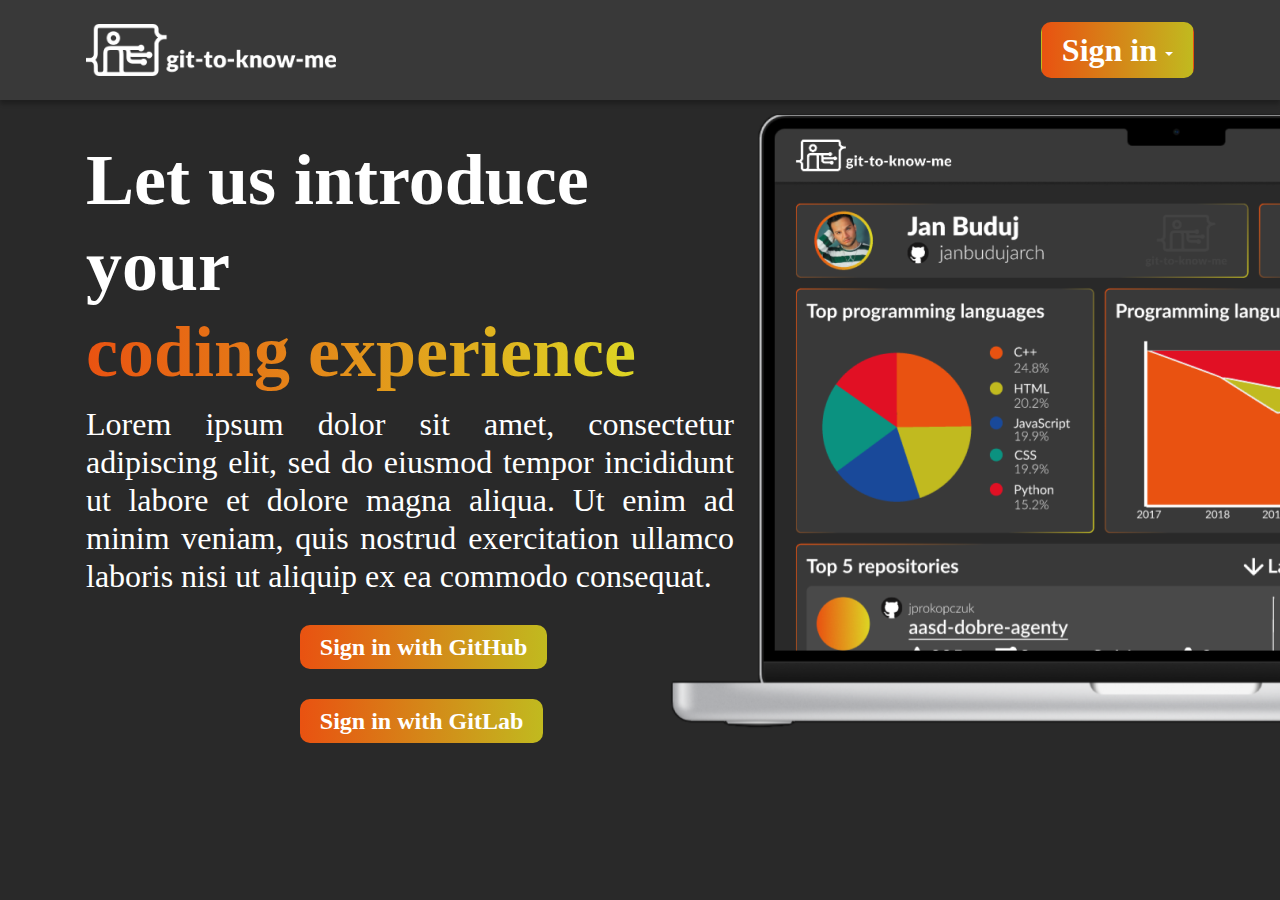
<file: content/landing-page/index.html>
<!DOCTYPE html>
<html lang="en">
  <head>
    <meta charset="UTF-8" />
    <meta name="viewport" content="width=device-width, initial-scale=1.0, shrink-to-fit=no" />
    <meta http-equiv="X-UA-Compatible" content="ie=edge" />
    <title>git-to-know-me</title>
    <link rel="stylesheet" href="https://maxcdn.bootstrapcdn.com/bootstrap/3.4.1/css/bootstrap.min.css">
  <script src="https://ajax.googleapis.com/ajax/libs/jquery/3.6.0/jquery.min.js"></script>
  <script src="https://maxcdn.bootstrapcdn.com/bootstrap/3.4.1/js/bootstrap.min.js"></script>
    <link rel="stylesheet" href="style.css"/>
  </head>
  <body>
      <section>
          <header>
              <a href="#" ><img src="images/git-to-know-me_logo_3t_wide 1.png" class="logo"></a>
              <div class="dropdown">
                <button class="btn btn-secondary dropdown-toggle" type="button" data-toggle="dropdown">Sign in
                <span class="caret"></span></button>
                <ul class="dropdown-menu">
                  <li><a href="https://github.com/login" target="_blank"> <img src="images/GitHub-Mark-32px.png" alt=""> with GitHub</a></li>
                  <li><a href="https://gitlab.com/users/sign_in" target="_blank"> <img src="images/gitlab-icon (1).svg"> with GitLab</a></li>
                </ul>
              </div>
          </header>
      </section>
      <div class="content">
          <div class="textbox">
              <h2>Let us introduce your<br><span>coding experience</span></h2>
              <p>Lorem ipsum dolor sit amet, consectetur adipiscing elit, sed do 
                eiusmod tempor incididunt ut labore et dolore magna aliqua. Ut enim ad 
                minim veniam, quis nostrud exercitation 
                ullamco laboris nisi ut aliquip ex ea commodo consequat.</p>
                <a class="github" href="https://github.com/login" target="_blank">Sign in with GitHub </a>
                <p></p>
                <a class="gitlab" href="https://gitlab.com/users/sign_in" target="_blank">Sign in with GitLab</a>
          </div>
          <div class="imgBox">
            <img src="images/prototype_screenshot 1.png" class="image">
          </div>
      </div>
  </body>
</html>
</file>
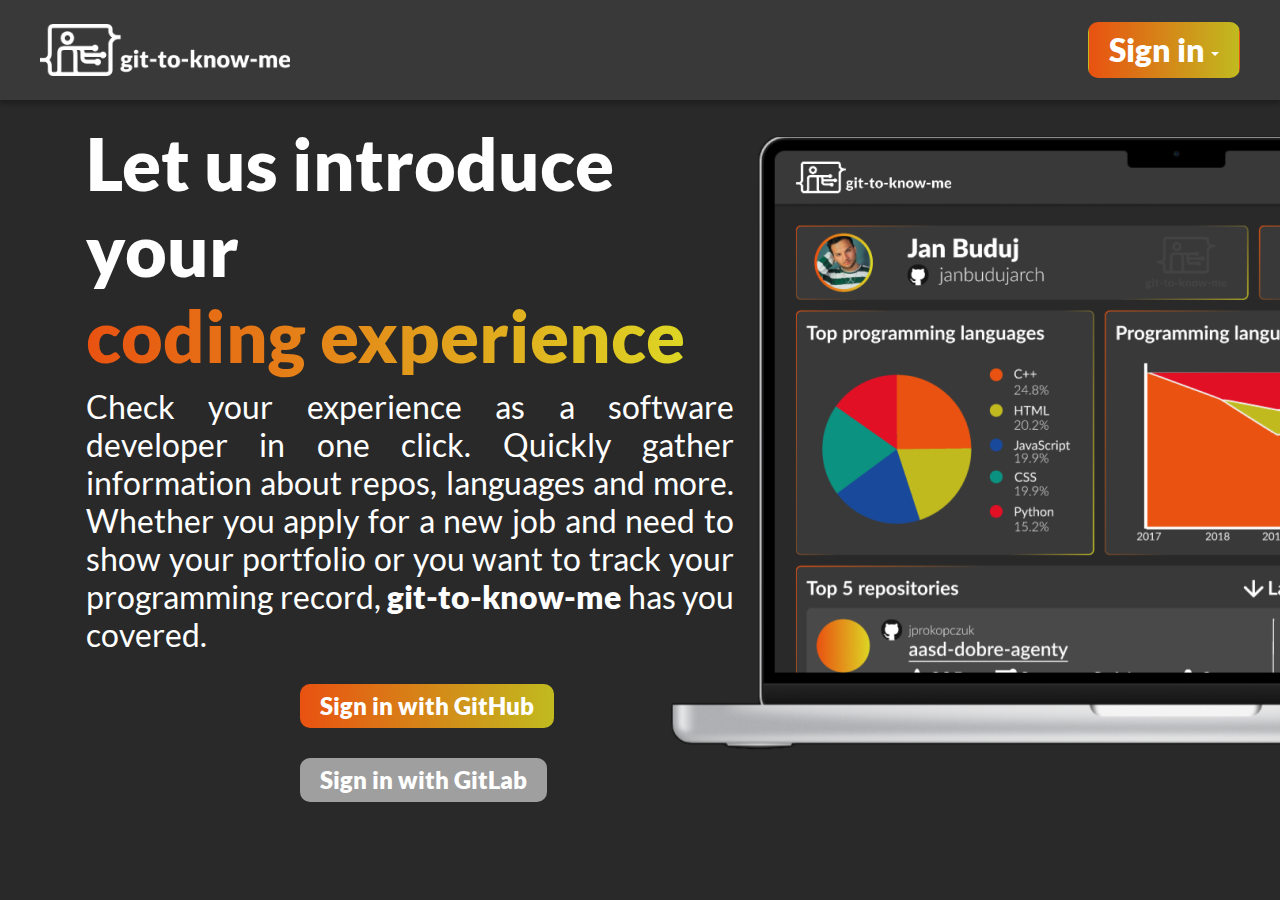
<file: gtkm/static/index.html>
<!DOCTYPE html>
<html lang="en">
  <head>
    <meta charset="UTF-8" />
    <meta name="viewport" content="width=device-width, initial-scale=1.0, shrink-to-fit=no" />
    <meta http-equiv="X-UA-Compatible" content="ie=edge" />
    <title>git-to-know-me</title>
    <link rel="stylesheet" href="https://maxcdn.bootstrapcdn.com/bootstrap/3.4.1/css/bootstrap.min.css">
	  <script src="https://ajax.googleapis.com/ajax/libs/jquery/3.6.0/jquery.min.js"></script>
	  <script src="https://maxcdn.bootstrapcdn.com/bootstrap/3.4.1/js/bootstrap.min.js"></script>
    <link rel="stylesheet" href="style.css"/>
	  <link rel="icon" type="image/png" sizes="32x32" href="images/favicon-32x32.png">
  </head>
  <body>
      <section>
          <header>
              <a href="#" ><img src="images/git-to-know-me_logo_3t_wide 1.png" class="logo"></a>
              <div class="dropdown">
                <button class="btn btn-secondary dropdown-toggle" type="button" data-toggle="dropdown">Sign in
                <span class="caret"></span></button>
                <ul class="dropdown-menu">
                  <li><a class="github-button" href="/api/auth/github/authorize"> <img src="images/GitHub-Mark-32px.png" alt=""> with GitHub</a></li>
                  <li><a class="gitlab-button"> <img src="images/gitlab-icon (1).svg"> with GitLab</a></li>
                </ul>
              </div>
          </header>
      </section>
      <div class="content">
          <div class="textbox">
              <h2>Let us introduce your<br><span>coding experience</span></h2>
              <p> Check your experience as a software developer in one click. Quickly
                gather information about repos, languages and more. Whether you
                apply for a new job and need to show your portfolio or you want to track your
                programming record, <span>git-to-know-me</span> has you covered.
              </p>
                <a class="github" href="/api/auth/github/authorize">Sign in with GitHub </a>
                <p></p>
                <a class="gitlab">Sign in with GitLab</a>
          </div>
          <div class="imgBox">
            <img src="images/prototype_screenshot 1.png" class="image">
          </div>
      </div>
  </body>
</html>
</file>
<file: content/landing-page/style.css>
* {
  margin: 0;
  padding: 0;
  box-sizing: border-box;
  font-family: 'Lato';
  
  
}

body {
  background: #292929;
}

section{
  position: relative;
  width: 100%;
  height:100px;
  display: flex;
  justify-content: space-between;
  align-items: center;
  background: #393939;
  box-shadow: 0px 4px 4px rgba(0, 0, 0, 0.25);
}

header{
  position: absolute;
  top: 0;
  left:0;
  width: 100%;
  height: 100px;
  padding: 20px 86px;
  display: flex;
  justify-content: space-between;
  align-items: center;
  
}

header .logo {
  position: relative;
  max-width: 250px;
}

header .btn {
  font-family: 'Lato';
font-style: normal;
font-weight: 800;
font-size: 32px;
line-height: 38px;

color: #FFFFFF;
background: linear-gradient(90deg, #E95211 0%, #C1BA1F 100%);
border-radius: 10px;
padding: 8px 20px;
text-decoration: none;
}

header .dropdown a {
  font-family: 'Lato';
font-style: normal;
font-weight: 400;
font-size: 16px;
line-height: 19px;

color: #FFFFFF;
background: transparent;
border-radius: 10px;
padding: 8px 20px;

text-decoration: none;
}

header .dropdown .dropdown-menu {
  font-family: 'Lato';
font-style: normal;
font-weight: 400;
font-size: 16px;
line-height: 19px;

color: #FFFFFF;
background: linear-gradient(90deg, #E95211 0%, #C1BA1F 100%);
border-radius: 10px;
padding: 5px 5px;

text-decoration: none;
}


.content {
  position: relative;
  width:100%;
  display: flex;
  justify-content: space-between;
  align-items: center;
}

.content .textbox {
  position: relative;
  font-family: 'Lato';
  font-style: normal;
  left: 86px;
  max-width: 800px;
  min-width: 500px;
}

.content .textbox h2 {
  font-weight: 800;
font-size: 72px;
line-height: 86px;
color: #FFFFFF;
}

.content .textbox h2 span {
  background: linear-gradient(90deg, #E95211 0%, #DDD624 100%);
-webkit-background-clip: text;
-webkit-text-fill-color: transparent;
background-clip: text;

}

.content .textbox p {
  font-family: 'Lato';
font-style: normal;
font-weight: 400;
font-size: 32px;
line-height: 38px;
text-align: justify;

color: #FFFFFF;
}

.content .textbox .github {
  display: inline-block;
  position: relative;
  left: 33%;
  margin-top: 20px;
  padding: 8px 20px;
  background: linear-gradient(90deg, #E95211 0%, #C1BA1F 100%);
  border-radius: 10px;
  text-decoration: none;

  font-family: 'Lato';
  font-style: normal;
  font-weight: 800;
  font-size: 24px;
  line-height: 28px;
  text-align: justify;
  color: #FFFFFF;
  transition: 300ms;
}
.content .textbox .gitlab {
  display: inline-block;
  position: relative;
  left: 33%;
  margin-top: 20px;
  padding: 8px 20px;
  background: linear-gradient(90deg, #E95211 0%, #C1BA1F 100%);
  border-radius: 10px;
  text-decoration: none;

  font-family: 'Lato';
  font-style: normal;
  font-weight: 800;
  font-size: 24px;
  line-height: 28px;
  text-align: justify;
  color: #FFFFFF;
  transition: 300ms;
}

.content .imgBox {
  width: 1500px;
  display: flex;
  justify-content: flex-end;
}

.content .imgBox image{
  max-width: 500px;
  display: flex;
  justify-content: flex-end;
}

.content .textbox .gitlab:hover{
  transform:scale(1.2,1.2);
}

.content .textbox .github:hover{
  transform:scale(1.2,1.2);
}
</file>
<file: gtkm/static/style.css>
@font-face {
  font-family: 'Lato';
  src: url('font/Lato-Black.ttf') format("truetype");
  font-weight: 800;
  font-style: normal;
}

@font-face {
  font-family: 'Lato';
  src: url('font/Lato-Bold.ttf') format("truetype");
  font-weight: 700;
  font-style: normal;
}

@font-face {
  font-family: 'Lato';
  src: url('font/Lato-Regular.ttf') format("truetype");
  font-weight: 400;
  font-style: normal;
}

@font-face {
  font-family: 'Lato';
  src: url('font/Lato-Light.ttf') format("truetype");
  font-weight: 300;
  font-style: normal;
}

* {
  margin: 0;
  padding: 0;
  box-sizing: border-box;
  font-family: 'Lato', sans-serif;
  
  
}

body {
  background: #292929;
}

section{
  position: relative;
  width: 100%;
  height:100px;
  display: flex;
  justify-content: space-between;
  align-items: center;
  background: #393939;
  box-shadow: 0px 4px 4px rgba(0, 0, 0, 0.25);
}

header{
  position: absolute;
  top: 0;
  left:0;
  width: 100%;
  height: 100px;
  padding: 20px 40px;
  display: flex;
  justify-content: space-between;
  align-items: center;
  
}

header .logo {
  position: relative;
  max-width: 250px;
}

header .btn {
font-style: normal;
font-weight: 800;
font-size: 32px;
line-height: 38px;

color: #FFFFFF;
background: linear-gradient(90deg, #E95211 0%, #C1BA1F 100%);
border-radius: 10px;
padding: 8px 20px;
text-decoration: none;
}

header .dropdown-menu .gitlab-button {
  font-family: 'Lato';
font-style: normal;
font-weight: 400;
font-size: 16px;
line-height: 19px;

color: #FFFFFF;
background-color: #a09f9f;
border-radius: 10px;
padding: 8px 20px;
text-decoration: none;
}

header .dropdown-menu .github-button {
  font-family: 'Lato';
font-style: normal;
font-weight: 400;
font-size: 16px;
line-height: 19px;

color: #FFFFFF;
background: transparent;
border-radius: 10px;
padding: 8px 20px;

text-decoration: none;
}



header .dropdown .dropdown-menu {
font-style: normal;
font-weight: 400;
font-size: 16px;
line-height: 19px;

color: #FFFFFF;
background: linear-gradient(90deg, #E95211 0%, #C1BA1F 100%);
border-radius: 10px;
padding: 5px 5px;

text-decoration: none;
}


.content {
  position: relative;
  width:100%;
  display: flex;
  justify-content: space-between;
  align-items: center;
}

.content .textbox {
  position: relative;
  font-style: normal;
  left: 86px;
  max-width: 800px;
  min-width: 500px;
}

.content .textbox h2 {
  font-weight: 800;
font-size: 72px;
line-height: 86px;
color: #FFFFFF;
}

.content .textbox h2 span {
  background: linear-gradient(90deg, #E95211 0%, #DDD624 100%);
-webkit-background-clip: text;
-webkit-text-fill-color: transparent;
background-clip: text;

}

.content .textbox p {
font-style: normal;
font-weight: 400;
font-size: 32px;
line-height: 38px;
text-align: justify;

color: #FFFFFF;
}

.content .textbox p span {
  font-weight: 800;
}

.content .textbox .github {
  display: inline-block;
  position: relative;
  left: 33%;
  margin-top: 20px;
  padding: 8px 20px;
  background: linear-gradient(90deg, #E95211 0%, #C1BA1F 100%);
  border-radius: 10px;
  text-decoration: none;

  font-style: normal;
  font-weight: 800;
  font-size: 24px;
  line-height: 28px;
  text-align: justify;
  color: #FFFFFF;
  transition: 300ms;
}
.content .textbox .gitlab {
  display: inline-block;
  position: relative;
  left: 33%;
  margin-top: 20px;
  padding: 8px 20px;
  background: #a09f9f;
  border-radius: 10px;
  text-decoration: none;

  font-style: normal;
  font-weight: 800;
  font-size: 24px;
  line-height: 28px;
  text-align: justify;
  color: #FFFFFF;
  transition: 300ms;
}

.content .imgBox {
  width: 1500px;
  display: flex;
  justify-content: flex-end;
}

.content .imgBox image{
  max-width: 500px;
  display: flex;
  justify-content: flex-end;
}

/*.content .textbox .gitlab:hover{
  transform:scale(1.2,1.2);
}*/

.content .textbox .github:hover{
  transform:scale(1.2,1.2);
}

.content .generic {
  padding: 10px;
  display: inline-block;
  margin: 10px;
  position: relative;
  z-index: 0;
  background: #393939;
  border-radius: 10px;
}
.content .generic::before {
  content: "";
  position: absolute;
  z-index: -1;
  inset: 0;
  padding: 2px;
  border-radius: 10px;
  background: linear-gradient(99.85deg, #E95211 0%, rgba(229, 125, 23, 0) 26.67%, rgba(224, 179, 31, 0) 75.62%, #DDD624 100%);
  -webkit-mask: 
      linear-gradient(#fff 0 0) content-box, 
      linear-gradient(#fff 0 0);
          mask: 
      linear-gradient(#fff 0 0) content-box, 
      linear-gradient(#fff 0 0);
  -webkit-mask-composite: xor;
          mask-composite: exclude;

}

.content .stats-grid{
  display: grid;
  grid-template-columns: 20% 20% 20% 20% 20%;
  /*grid-template-columns: max-content;*/
  column-gap: 0px;
  row-gap: 0px;

  position: relative;
  left: 0px;
  top: 0px;
  width: 100%;
  height: 100%;
  padding: 20px;
}

.content .stats-grid h3{
  position: relative;
  left: 0px;
  top: 0px;
  margin: 10px;
  
  font-family: 'Lato';
  font-style: normal;
  font-weight: 700;
  font-size: 36px;
  line-height: 43px;

  display: inline-flex;
  white-space: nowrap;
}

.content .profile{
  height: 140px;
  grid-column: 1 / span 3;

  min-width: fit-content;
  display: flex;

  color: #FFFFFF;
}

.content .general-stats{
  height: 140px;
  grid-column: 4 / span 2;

  min-width: fit-content;
  display: flex;
  justify-content: space-around;

  color: #FFFFFF;
}

.content .chart{
  height: 460px;
  grid-column: 1 / span 2;

  min-width: fit-content;
  display: flex;
  flex-direction: column;

  color: #FFFFFF;
}

.content .repo-list{
  height: 460px;
  grid-column: 3 /span 3;

  min-width: fit-content;
  display: flex;
  flex-direction: column;

  color: #FFFFFF;
}

@media (max-width: 800px){
  .content .stats-grid{
    grid-template-columns: 1fr;
  }
  .content .profile, .content .general-stats{
    grid-column: 1 / span 1;
  }
}

.content .profile .profile-picture{
  margin: 10px;
  width: 100px;
  height: 100px;
  display: inline-block;
  position: relative;
  z-index: 0;
  background: #494949;
  border-radius: 50px;
}

.content .profile .profile-data{
  position: relative;
  margin-left: 10px;
  margin-right: 10px;

}

.content .profile .profile-name{
  position: relative;
  margin: 10px;
  text-align: left;
  white-space: nowrap;

  font-family: 'Lato';
  font-style: normal;
  font-weight: 800;
  font-size: 48px;
  line-height: 58px;
}

.content .profile .profile-username{
  position: relative;
  margin: 10px;

  font-family: 'Lato';
  font-style: normal;
  font-weight: 300;
  font-size: 18px;
  line-height: 32px;
}

.content .general-stats .general-slot{
  position: relative;
  height: 118px;
  margin-left: 10px;
  margin-right: 10px;
  display: flex;
  flex-direction: column;
  text-align: center;
}

.content .general-stats .general-slot h4{
  font-family: 'Lato';
  font-style: normal;
  font-weight: 300;
  font-size: 64px;
  line-height: 77px;

  margin-top: 0px;
  margin-bottom: 0px;
}

.content .general-stats .general-slot h5{
  font-family: 'Lato';
  font-style: normal;
  font-weight: 700;
  font-size: 32px;
  line-height: 38px;

  margin-top: 0px;
  margin-bottom: 0px;
}

.content .chart .chart-panel{
  position: relative;
  height: 350px;
  margin: 10px;
  
  display: flex;
  justify-content: space-around;
  align-items: center;
}

.content .chart .chart-itself{
  position: relative;
  margin: 10px;
  width: 300px;
  height: 300px;
}

.content .chart .chart-legendbox{
  position: relative;
  margin-left: 30px;
  margin-top: 10px;
  margin-right: 10px;
  margin-bottom: 10px;

  font-family: 'Lato';
  font-style: normal;
  font-weight: 400;
  font-size: 24px;
  line-height: 29px;
}

.content .chart .chart-legendbox ul{
  list-style: none;
  white-space: nowrap;
}

.content .chart .chart-legendbox .legend-value{
  font-weight: 300;
}

.content .repo-list .repo-header{
  display: flex;
  justify-content: space-between;
}

.content .repo-list .repo-sorttype{
  display: inline-block;
  margin: 10px;
  z-index: 0;
  background: #393939;
  border-radius: 10px;
  
  font-family: 'Lato';
  font-style: normal;
  font-weight: 700;
  font-size: 24px;
  line-height: 29px;

  white-space: nowrap;
}

.content .repo-list .caret{
  margin-right: 5px;
}

.content .repo-list .repo-panel{
  height: 375px;
  margin: 10px;

  overflow-y: scroll;
  scrollbar-width: none; /*Firefox*/
  -ms-overflow-style: none; /*Edge / IE*/
}

.content .repo-list .repo-panel::-webkit-scrollbar{ /*Chrome / Chromium-based*/
  width: 0;
  height: 0;
}

.content .repo-list .repo-box{
  position: relative;
  height: 180px;
  background: #494949;
  border-radius: 10px;
  padding: 10px;
  margin-bottom: 10px;

  display: flex;
}

.content .repo-list .repo-picture{
  margin: 10px;
  width: 100px;
  height: 100px;
  display: inline-block;
  position: relative;
  z-index: 0;
  background: #595959;
  border-radius: 50px;
}

.content .repo-list .repo-data{
  margin-left: 20px;
  margin-top: 10px;
  margin-right: 10px;
  margin-bottom: 10px;
  height: fit-content;
}

.content .repo-list .repo-username{
  position: relative;
  margin: 10px;

  font-family: 'Lato';
  font-style: normal;
  font-weight: 300;
  font-size: 18px;
  line-height: 32px;
}

.content .repo-list .repo-url{
  position: relative;
  margin-left: 0px;
  margin-top: 10px;
  margin-right: 10px;
  margin-bottom: 10px;
  
  font-family: 'Lato';
  font-style: normal;
  font-weight: 700;
  font-size: 36px;
  line-height: 43px;
  text-decoration-line: underline;

  color: #FFFFFF;
}

.content .repo-list .repo-stats{
  margin-left: 0px;
  margin-top: 10px;
  margin-right: 10px;
  margin-bottom: 10px;
  display: flex;
  justify-content: space-between;
}

.content .repo-list .stats-slot{
  margin-right: 30px;

  display: flex;
  align-items: center;
}

.content .repo-list .stats-logo{
  height: 36px;
  margin-right: 10px;
}

.content .repo-list .stats-value{
  font-family: 'Lato';
  font-style: normal;
  font-weight: 400;
  font-size: 36px;
  line-height: 43px;
}

.content .repo-list .sort-data{
  position: relative;
  top: 15px;
  height: fit-content;
  margin: 10px;

  display: flex;
  flex-direction: column;
}

.content .repo-list .sort-title{
  margin: 10px;
  font-family: 'Lato';
  font-style: normal;
  font-weight: 300;
  font-size: 24px;
  line-height: 29px;
  text-align: center;
  white-space: nowrap;
}

.content .repo-list .sort-value{
  margin: 10px;
  font-family: 'Lato';
  font-style: normal;
  font-weight: 700;
  font-size: 32px;
  line-height: 38px;
  text-align: center;
}

header .profile-picture{
  margin: 10px;
  width: 60px;
  height: 60px;
  position: relative;
  z-index: 1;
  background: #494949;
  border-radius: 30px;
}

header .logout-panel{
  background: #393939;
  box-shadow: 0px 4px 4px rgba(0, 0, 0, 0.25);
  border-radius: 10px;
  display: flex;
  flex-direction: column;
  z-index: 1;

  position: absolute;
  top: 0px;
  right: 0px;
  margin: 0px;
  padding-top: 20px;
  padding-bottom: 20px;
  padding-left: 40px;
  padding-right: 120px;

  color: #FFFFFF;
}

header .logout-panel .profile-data{
  position: relative;
  padding-bottom: 10px;
}



header .logout-panel .profile-name{
  position: relative;
  margin: 10px;
  text-align: left;

  font-family: 'Lato';
  font-style: normal;
  font-weight: 800;
  font-size: 27px;


  
}

header .logout-panel .profile-username{
  position: relative;
  margin: 10px;

  font-family: 'Lato';
  font-style: normal;
  font-weight: 300;
  font-size: 16px;
}

header .logout-panel .logout-button{
  position: relative;
  left: 0px;
  padding: 8px 10px;
  font-size: 24px;
  background: linear-gradient(90deg, #E95211 0%, #C1BA1F 100%);
  border-radius: 10px;
  text-decoration: none;
  text-align: justify;
  color: #FFFFFF;
  font-style: normal;
  font-weight: 800;
}
</file>
